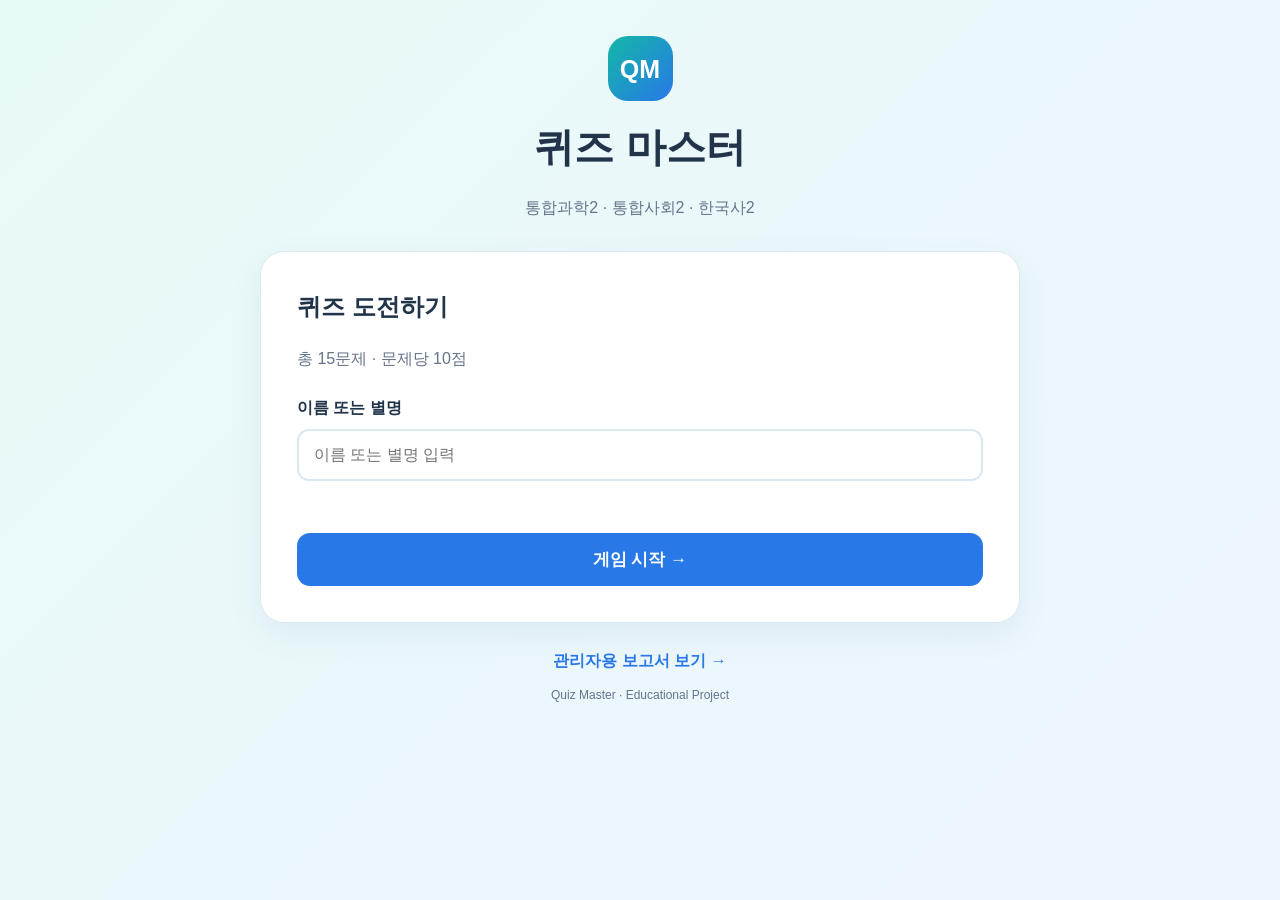
<file: index.html>
<!doctype html>
<html lang="ko"><head><meta charset="utf-8"><meta name="viewport" content="width=device-width, initial-scale=1"><title>퀴즈 마스터</title><link rel="stylesheet" href="style.css"><script src="questions.js" defer></script><script src="script.js" defer></script></head>
<body><main class="container"><header class="page-header"><div class="logo">QM</div><h1>퀴즈 마스터</h1><p>통합과학2 · 통합사회2 · 한국사2</p></header>
<section id="startScreen" class="card"><h2>퀴즈 도전하기</h2><p class="description">총 15문제 · 문제당 10점</p><label for="playerName">이름 또는 별명</label><input id="playerName" maxlength="20" autocomplete="off" placeholder="이름 또는 별명 입력"><p id="nameError" class="error" aria-live="polite"></p><button id="startBtn" class="btn primary">게임 시작 →</button></section>
<section id="quizScreen" class="card hidden"><div class="quiz-top"><span id="questionNumber"></span><span id="currentScore" class="score">0점</span></div><div class="progress-track" role="progressbar" aria-label="퀴즈 진행률" aria-valuemin="0" aria-valuemax="100" aria-valuenow="0"><div id="progressBar" class="progress-fill"></div></div><span id="categoryBadge" class="category"></span><h2 id="questionText" class="question-title"></h2><div id="optionsContainer" class="options"></div><div id="feedback" class="feedback hidden" role="status" aria-live="polite"><h3 id="feedbackTitle"></h3><p id="explanationText"></p></div><button id="nextBtn" class="btn primary hidden">다음 문제 →</button></section>
<section id="resultScreen" class="card hidden"><div class="result-icon">★</div><h2>퀴즈 완료!</h2><p id="resultName"></p><div class="final-score"><span id="finalScore">0</span><small>점</small></div><div class="stats-grid"><div class="stat-box"><span>정답 수</span><strong id="finalCorrect"></strong></div><div class="stat-box"><span>정답률</span><strong id="finalAccuracy"></strong></div></div><h3 class="section-title">카테고리별 결과</h3><div id="categoryResults"></div><p id="saveStatus" class="notice" role="status"></p><button id="restartBtn" class="btn primary">다시 시작 ↻</button></section>
<footer><a href="admin-report.html">관리자용 보고서 보기 →</a><p>Quiz Master · Educational Project</p></footer></main></body></html>
</file>
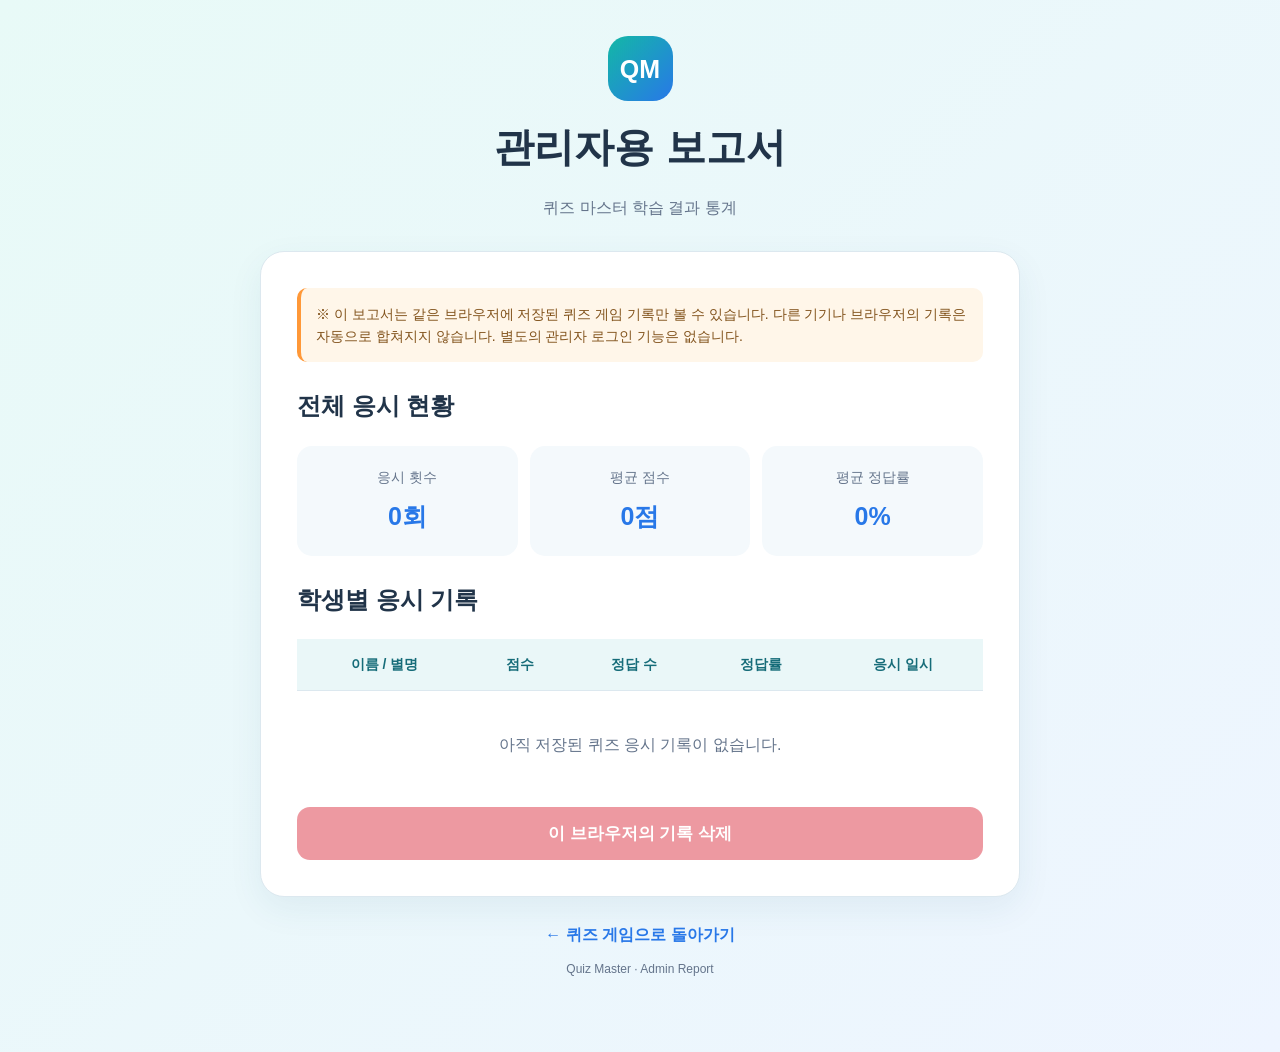
<file: admin-report.html>
<!doctype html><html lang="ko"><head><meta charset="utf-8"><meta name="viewport" content="width=device-width, initial-scale=1"><title>관리자용 보고서 | 퀴즈 마스터</title><link rel="stylesheet" href="style.css"><script src="admin-report.js" defer></script></head><body><main class="container"><header class="page-header"><div class="logo">QM</div><h1>관리자용 보고서</h1><p>퀴즈 마스터 학습 결과 통계</p></header><section class="card"><div class="report-info">※ 이 보고서는 같은 브라우저에 저장된 퀴즈 게임 기록만 볼 수 있습니다. 다른 기기나 브라우저의 기록은 자동으로 합쳐지지 않습니다. 별도의 관리자 로그인 기능은 없습니다.</div><h2>전체 응시 현황</h2><div class="report-grid"><div class="stat-box"><span>응시 횟수</span><strong id="totalAttempts">0회</strong></div><div class="stat-box"><span>평균 점수</span><strong id="averageScore">0점</strong></div><div class="stat-box"><span>평균 정답률</span><strong id="averageAccuracy">0%</strong></div></div><h2 class="section-title">학생별 응시 기록</h2><div class="table-wrapper"><table><thead><tr><th>이름 / 별명</th><th>점수</th><th>정답 수</th><th>정답률</th><th>응시 일시</th></tr></thead><tbody id="recordTable"></tbody></table></div><p id="emptyMessage" class="empty-message hidden">아직 저장된 퀴즈 응시 기록이 없습니다.</p><div class="report-actions"><button id="deleteRecordsBtn" class="btn danger">이 브라우저의 기록 삭제</button></div></section><footer><a href="index.html" class="back-link">← 퀴즈 게임으로 돌아가기</a><p>Quiz Master · Admin Report</p></footer></main></body></html>
</file>
<file: style.css>
/* 청록·파랑·주황을 강조한 공통 반응형 디자인 */
:root{--teal:#13b8a6;--blue:#2878e8;--orange:#ff9838;--text:#213449;--muted:#64748b;--border:#dce8ef;--green:#16864b;--red:#dc3545}*{box-sizing:border-box}body{margin:0;min-height:100vh;padding:36px 16px;font-family:Arial,'Malgun Gothic',sans-serif;background:linear-gradient(135deg,#e8faf7,#eef5ff);color:var(--text);line-height:1.6}.container{max-width:760px;margin:auto}.page-header{text-align:center;margin-bottom:30px}.logo{display:grid;place-items:center;width:65px;height:65px;margin:0 auto 14px;border-radius:20px;background:linear-gradient(135deg,var(--teal),var(--blue));color:white;font-size:25px;font-weight:900}h1{font-size:clamp(30px,6vw,40px);margin:0}.page-header p,.description,.notice{color:var(--muted)}.card{background:white;border:1px solid var(--border);border-radius:24px;padding:36px;box-shadow:0 12px 35px #1d4f6e12}.card h2{margin-top:0}.hidden{display:none!important}label{display:block;margin:24px 0 8px;font-weight:700}input{width:100%;padding:15px;border:2px solid var(--border);border-radius:12px;font-size:16px;outline:none}input:focus{border-color:var(--teal)}.error{color:var(--red);min-height:24px;font-size:14px}.btn{width:100%;padding:15px 20px;border:0;border-radius:13px;font-size:17px;font-weight:800;cursor:pointer;transition:background .2s,transform .2s,box-shadow .2s}.btn:hover{transform:translateY(-3px);box-shadow:0 6px 15px #0002}.btn:active{transform:translateY(0)}.primary{background:var(--blue);color:white}.primary:hover{background:#175fca}.danger{background:var(--red);color:white}.danger:hover{background:#b82736}.btn:disabled{opacity:.5;cursor:not-allowed;transform:none}button:focus-visible,a:focus-visible{outline:3px solid var(--orange);outline-offset:3px}.quiz-top{display:flex;justify-content:space-between;align-items:center;font-weight:700}.score{color:var(--blue);font-size:22px}.progress-track{height:12px;margin:20px 0 30px;overflow:hidden;background:#e6eef5;border-radius:100px}.progress-fill{width:0;height:100%;background:linear-gradient(90deg,var(--teal),var(--blue));border-radius:100px;transition:width .35s}.category{display:inline-block;padding:5px 13px;background:#e0f7f4;color:#087e72;border-radius:100px;font-size:14px;font-weight:800}.question-title{font-size:clamp(20px,4vw,25px);margin:20px 0 25px}.options{display:grid;grid-template-columns:1fr 1fr;gap:12px}.option-btn{padding:17px;min-height:75px;border:2px solid var(--border);border-radius:13px;background:#f9fcff;color:var(--text);text-align:left;font-size:16px;font-weight:600;cursor:pointer;transition:background .2s,transform .2s,border-color .2s}.option-btn:not(:disabled):hover{background:#e9f7ff;border-color:var(--blue);transform:translateY(-3px)}.option-btn:disabled{cursor:default;opacity:1}.option-btn.correct{background:#dcfce7;border-color:var(--green);color:#126c3d}.option-btn.wrong{background:#ffe4e6;border-color:var(--red);color:#a51d2d}.feedback{margin:25px 0;padding:20px;border-radius:14px;background:#f0f7ff;border-left:5px solid var(--blue)}.feedback h3{margin:0 0 8px}.feedback p{margin:0}.feedback.success{background:#edfff4;border-color:var(--green)}.feedback.failure{background:#fff5f3;border-color:var(--red)}#nextBtn{margin-top:20px}#resultScreen{text-align:center}.result-icon{display:grid;place-items:center;width:65px;height:65px;margin:0 auto 15px;background:#fff0d9;color:var(--orange);font-size:35px;border-radius:50%}.final-score{margin:25px 0;font-size:65px;font-weight:900;color:var(--blue)}.final-score small{font-size:24px}.stats-grid{display:grid;grid-template-columns:repeat(2,1fr);gap:15px}.stat-box{padding:20px;background:#f4f9fc;border-radius:15px}.stat-box span{display:block;color:var(--muted);font-size:14px}.stat-box strong{display:block;margin-top:8px;font-size:25px;color:var(--blue)}.section-title{margin-top:32px;text-align:left}.category-row{display:flex;justify-content:space-between;padding:14px;margin-bottom:10px;background:#f4f9fc;border-radius:10px}.category-row strong{color:var(--teal)}.notice{font-size:13px;margin:20px 0}.report-grid{display:grid;grid-template-columns:repeat(3,1fr);gap:12px;margin-bottom:25px}.report-grid .stat-box{text-align:center}.table-wrapper{width:100%;overflow-x:auto}table{width:100%;border-collapse:collapse;min-width:580px;font-size:14px}th,td{padding:14px 10px;text-align:center;border-bottom:1px solid var(--border)}th{background:#eaf7f8;color:#166c79}tbody tr:hover{background:#f7fbff}.empty-message{text-align:center;padding:25px;color:var(--muted)}.report-actions{margin-top:25px}.report-info{background:#fff6e9;border-left:4px solid var(--orange);border-radius:10px;padding:15px;margin-bottom:25px;color:#82531c;font-size:14px}footer{text-align:center;padding:25px 0}footer a,.back-link{color:var(--blue);font-weight:700;text-decoration:none}footer a:hover,.back-link:hover{text-decoration:underline}footer p{color:var(--muted);font-size:12px}@media(max-width:600px){body{padding:20px 12px}.card{padding:23px 18px;border-radius:18px}.options,.report-grid{grid-template-columns:1fr}.report-grid .stat-box{padding:13px}.final-score{font-size:52px}}@media(prefers-reduced-motion:reduce){*,*::before,*::after{transition:none!important;animation:none!important}}
</file>
